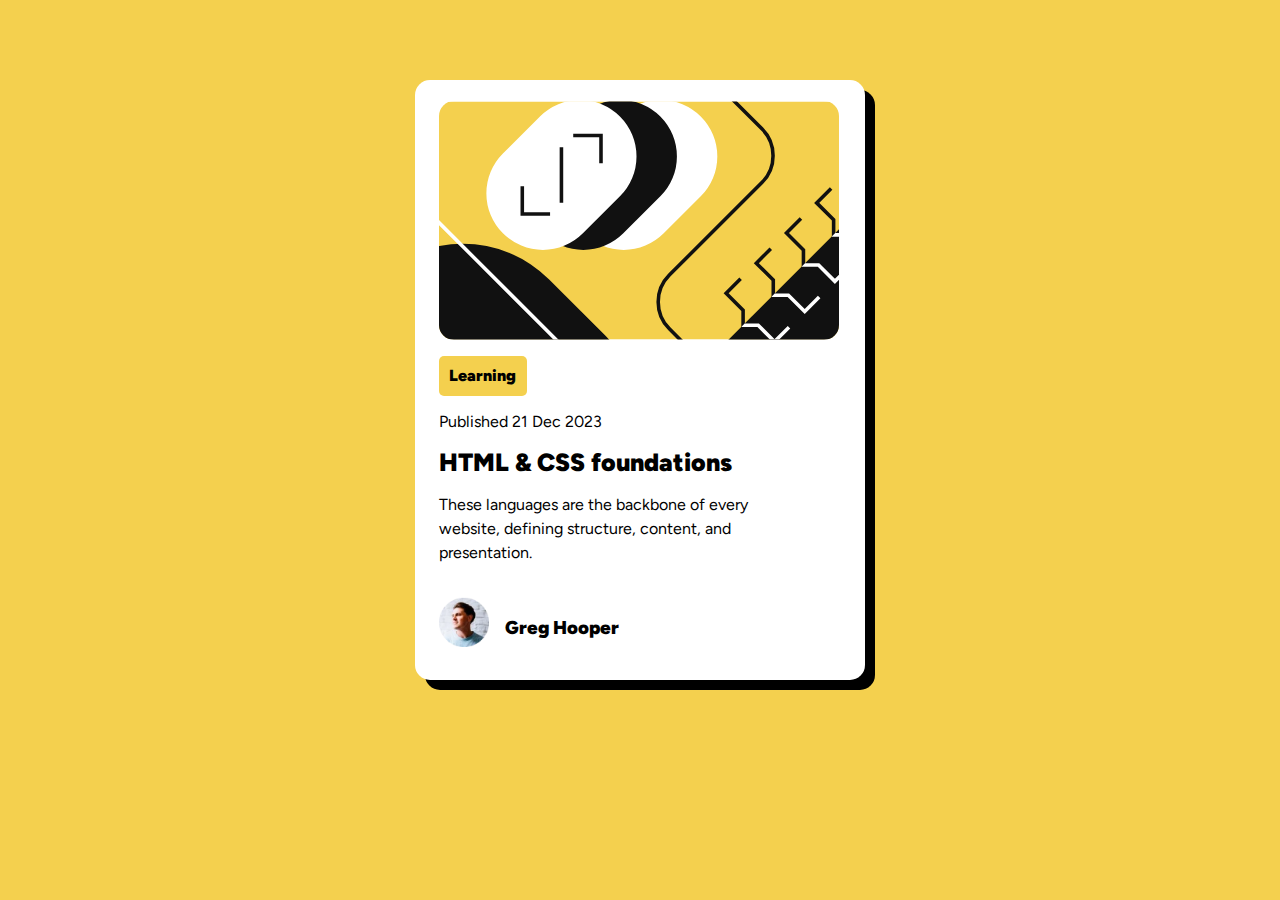
<file: 01_Beginner/Blog Preview Card Component/Index.html>
<!DOCTYPE html>
<html lang="en">
<head>
  <meta charset="UTF-8">
  <meta name="viewport" content="width=device-width, initial-scale=1.0">
  <title>Blog Card Preview</title>
  <link rel="stylesheet" href="style.css">
  <style>
    @import url('https://fonts.googleapis.com/css2?family=Figtree:ital,wght@0,300..900;1,300..900&display=swap');
  </style>
</head>
<body>
  <div id="container">
    <div class="grid-container">
      <div class="image">
        <img src="illustration-article.svg" alt="">
      </div>
      <div>
        <p class="category">Learning</p>
        <p>Published 21 Dec 2023</p>
      </div>
      <div>
        <header><a href="#">HTML & CSS foundations</a></header> 
        <p class="text">These languages are the backbone of every <br>
          website, defining structure, content, and <br>
          presentation.
        </p>
      </div>
      <div class="footer">
        <img class="foot" src="image-avatar.webp" alt="">
        <h3>Greg Hooper</h3>
      </div>
    </div>
  </div>
</body>
</html>
</file>
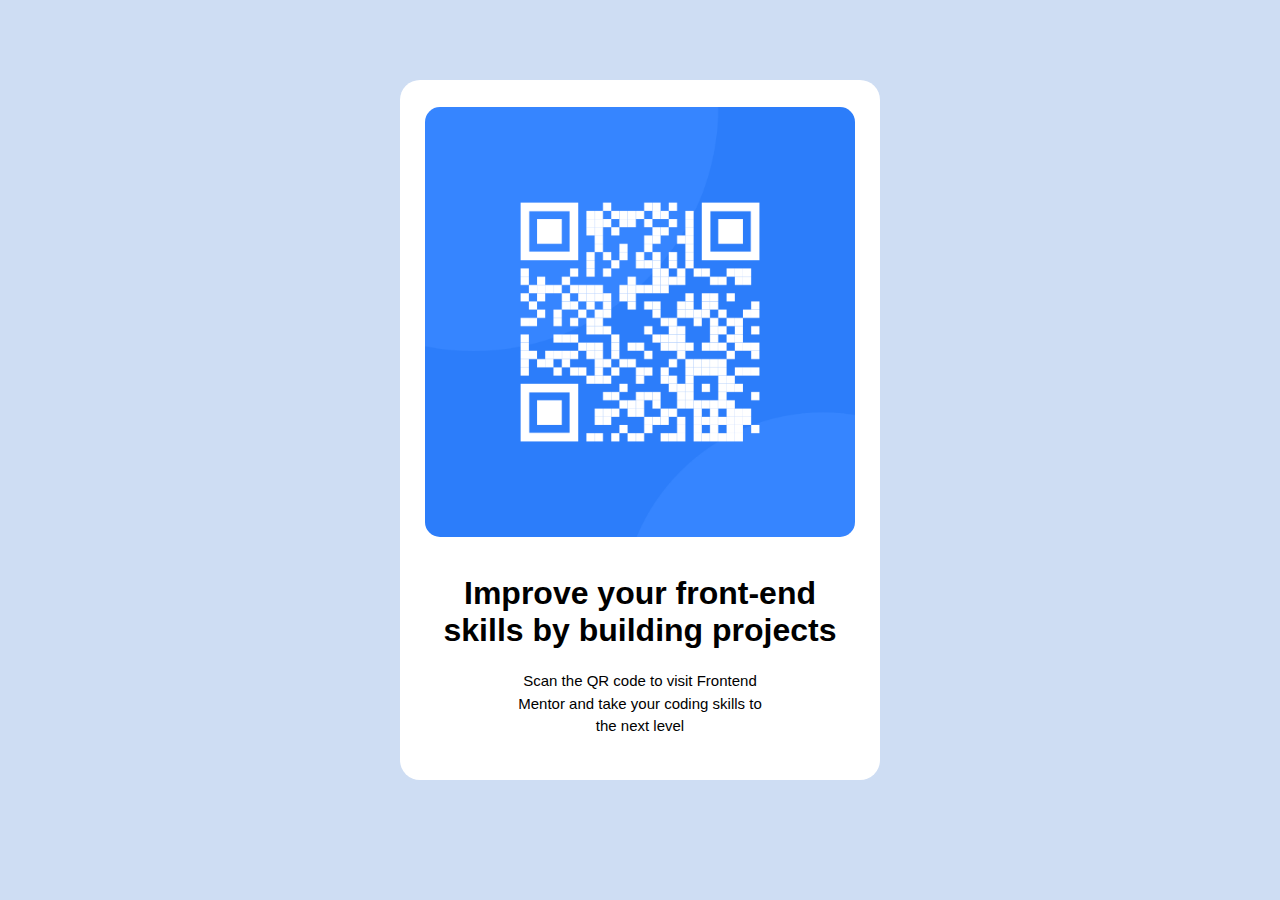
<file: 01_Beginner/Qr Code Card Component/index.html>
<!DOCTYPE html>
<html lang="en">
<head>
  <meta charset="UTF-8">
  <meta name="viewport" content="width=device-width, initial-scale=1.0">
  <title>Qr-Code Card</title>
  <link rel="stylesheet" href="style.css">
</head>
<body>
  <div class="container">
    <div id="grid-container">
    <img src="image-qr-code.png" alt="">
    <div class="text">
      <h1>Improve your front-end <br>
        skills by building projects
      </h1>
      <p>Scan the QR code to visit Frontend <br> Mentor and take your coding skills to <br> the next level</p>
    </div>
  </div>
  </div>
</body>
</html>
</file>
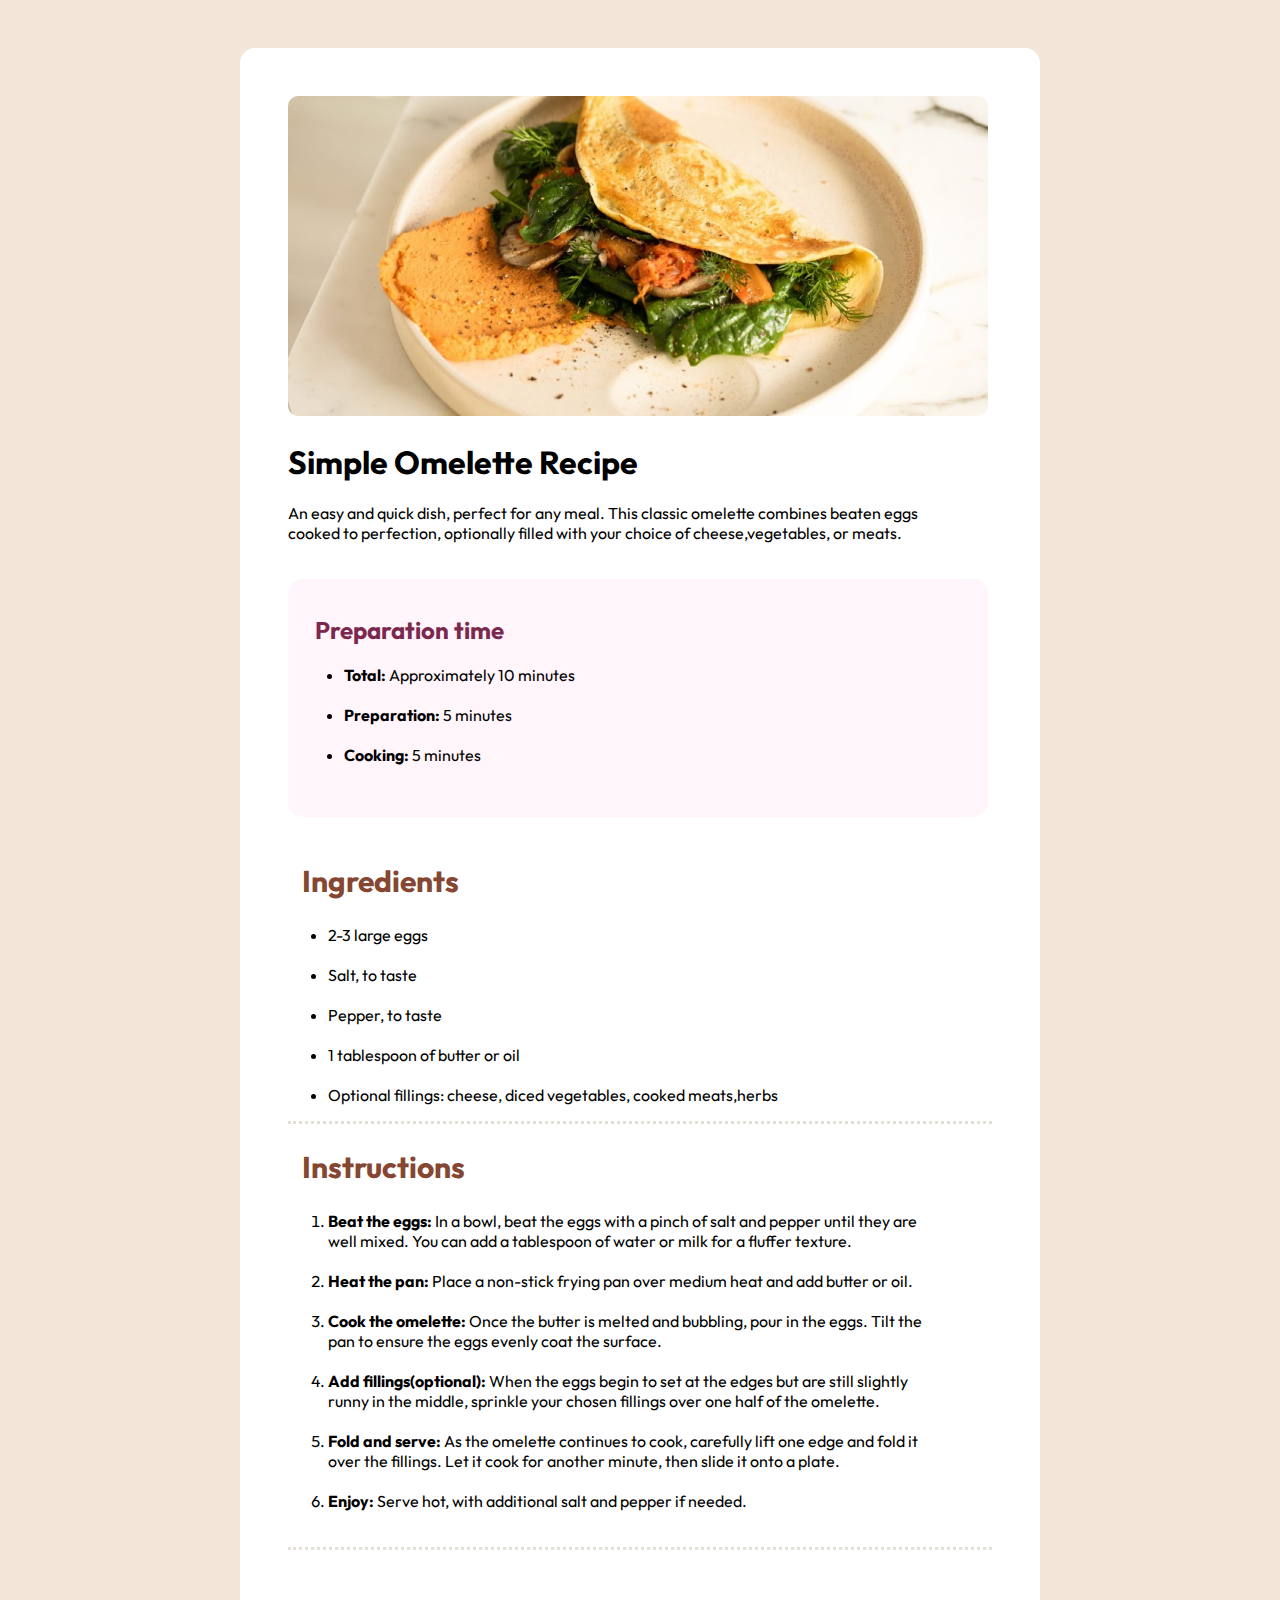
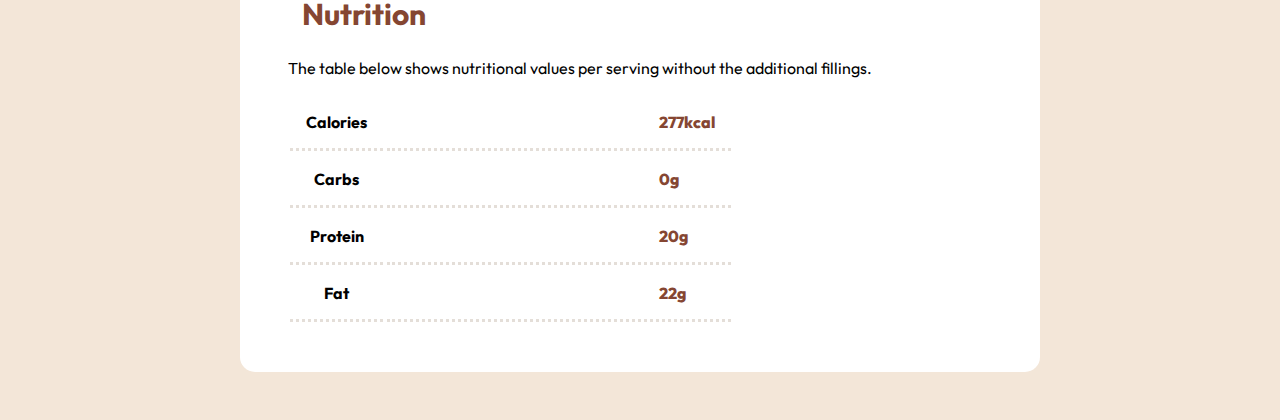
<file: 01_Beginner/Recipe Webpage/Index.html>
<!DOCTYPE html>
<html lang="en">
<head>
  <meta charset="UTF-8">
  <meta name="viewport" content="width=device-width, initial-scale=1.0">
  <title>Recipe Webpage</title>
  <link rel="stylesheet" href="style.css">
  <style>
    @import url('https://fonts.googleapis.com/css2?family=Outfit:wght@100..900&family=Young+Serif&display=swap');
  </style>
</head>
<body>
  <div id="container">
    <div class="grid-container">
      <div class="image">
        <img src="image-omelette.jpeg" alt="">
      </div>
      <header><h1>Simple Omelette Recipe</h1></header>
      <p>An easy and quick dish, perfect for any meal. This classic omelette combines beaten eggs <br>
      cooked to perfection, optionally filled with your choice of cheese,vegetables, or meats.</p>
      <br>
      <div class="prepare-container">
        <h2 class="time">Preparation time</h2>
        <ul>
          <li><strong>Total:</strong> Approximately 10 minutes</li><br>
          <li><strong>Preparation:</strong> 5 minutes</li><br>
          <li><strong>Cooking:</strong> 5 minutes</li><br>
        </ul>
      </div>
      <br>
      <div class="utility">
        <h2 class="dients">Ingredients</h2>
        <ul>
          <li>2-3 large eggs</li><br>
          <li>Salt, to taste</li><br>
          <li>Pepper, to taste</li><br>
          <li>1 tablespoon of butter or oil</li><br>
          <li>Optional fillings: cheese, diced vegetables, cooked meats,herbs</li>
        </ul>
      </div>
      <div class="utility">
        <h2 class="dients">Instructions</h2>
        <ol>
          <li><strong>Beat the eggs:</strong> In a bowl, beat the eggs with a pinch of salt and pepper until they are<br>well mixed. You can add a tablespoon of water or milk for a fluffer texture.</li><br>
          <li><strong>Heat the pan:</strong> Place a non-stick frying pan over medium heat and add butter or oil.</li><br>
          <li><strong>Cook the omelette:</strong> Once the butter is melted and bubbling, pour in the eggs. Tilt the<br>pan to ensure the eggs evenly coat the surface.</li><br>
          <li><strong>Add fillings(optional):</strong> When the eggs begin to set at the edges but are still slightly<br>runny in the middle, sprinkle your chosen fillings over one half of the omelette.</li><br>
          <li><strong>Fold and serve:</strong> As the omelette continues to cook, carefully lift one edge and fold it<br>over the fillings. Let it cook for another minute, then slide it onto a plate.</li><br>
          <li><strong>Enjoy:</strong> Serve hot, with additional salt and pepper if needed.</li>
        </ol>
        <br>
      </div>
      <br>
      <div class="nutrition">
        <h2 class="dients">Nutrition</h2>
        <p>The table below shows nutritional values per serving without the additional fillings.</p>
        <table>
         <thead>
            <tr>
              <th>Calories</th>
            </tr>
            <tr>
              <th>Carbs</th>
            </tr>
            <tr>
              <th>Protein</th>
            </tr>
            <tr>
              <th>Fat</th>
            </tr>
         </thead>
         <tbody>
            <tr>
              <td class="gram">277kcal</td>
            </tr>
            <tr>
              <td class="gram">0g</td>
            </tr>
            <tr>
              <td class="gram">20g</td>
            </tr>
            <tr>
              <td class="gram">22g</td>
            </tr>
         </tbody>
        </table>
      </div>
    </div>
  </div>
</body>
</html>
</file>
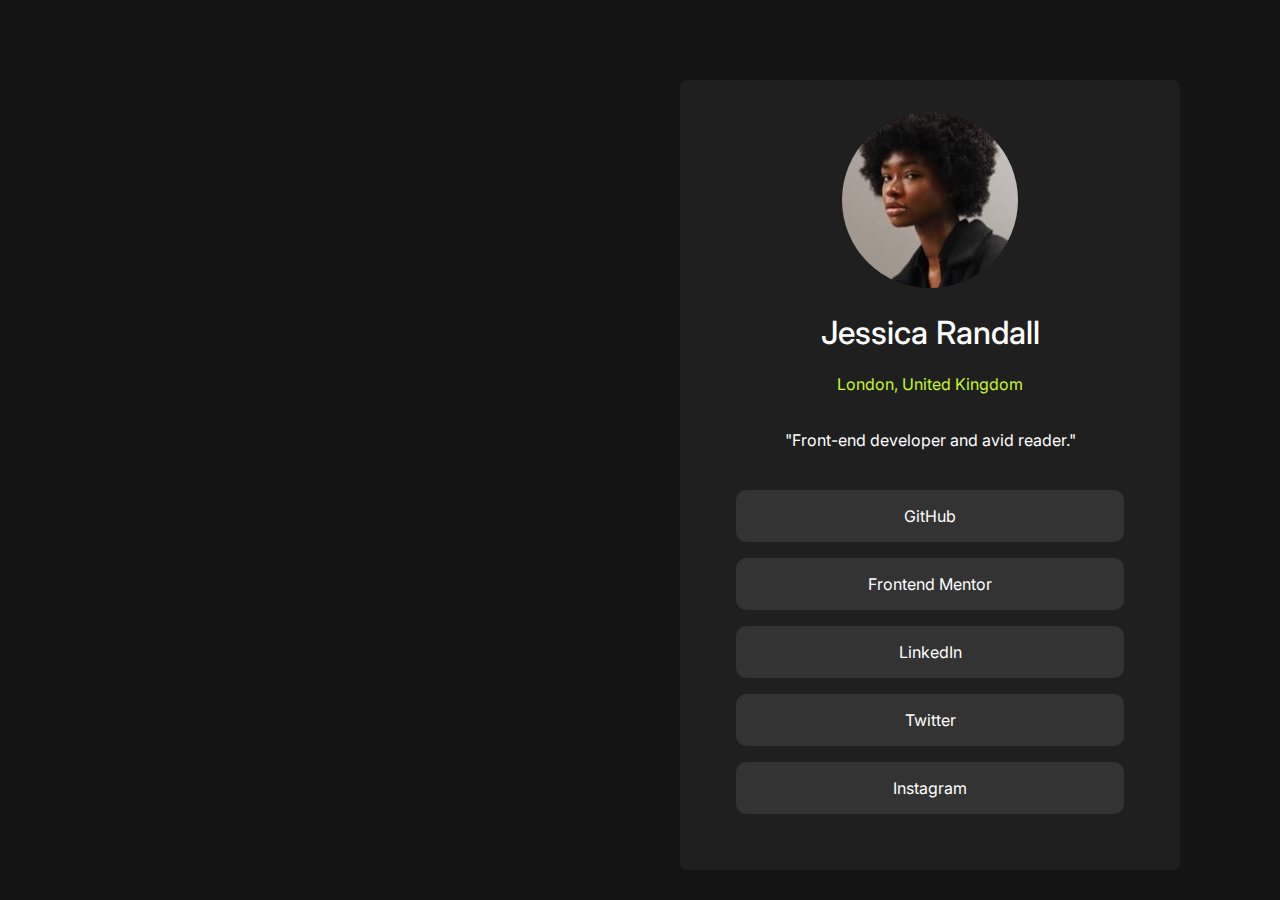
<file: 01_Beginner/Social Links Profile/Index.html>
<!DOCTYPE html>
<html lang="en">
<head>
  <meta charset="UTF-8">
  <meta name="viewport" content="width=device-width, initial-scale=1.0">
  <title>Social Links Profile</title>
  <link rel="stylesheet" href="style.css">
  <style>
    @import url('https://fonts.googleapis.com/css2?family=Inter:ital,opsz,wght@0,14..32,100..900;1,14..32,100..900&family=Montserrat:ital,wght@0,100..900;1,100..900&display=swap');
  </style>
</head>
<body>
  <div class="container">
    <div class="img">
      <img src="avatar-jessica.jpeg" alt="">
    
      <h1>Jessica Randall</h1>
      <p><span>London, United Kingdom</span></p>
      <br>
      "Front-end developer and avid reader."
    </div>
    <div class="links">
      <a href="https://github.com" target="_blank">GitHub</a>
      <a href="https://Front-endmentor.com" target="_blank">Frontend Mentor</a>
      <a href="https://linkedin.com" target="_blank">LinkedIn</a>
      <a href="https://x.com" target="_blank">Twitter</a>
      <a href="https://instagram.com" target="_blank">Instagram</a>
    </div>
  </div>
</body>
</html>
</file>
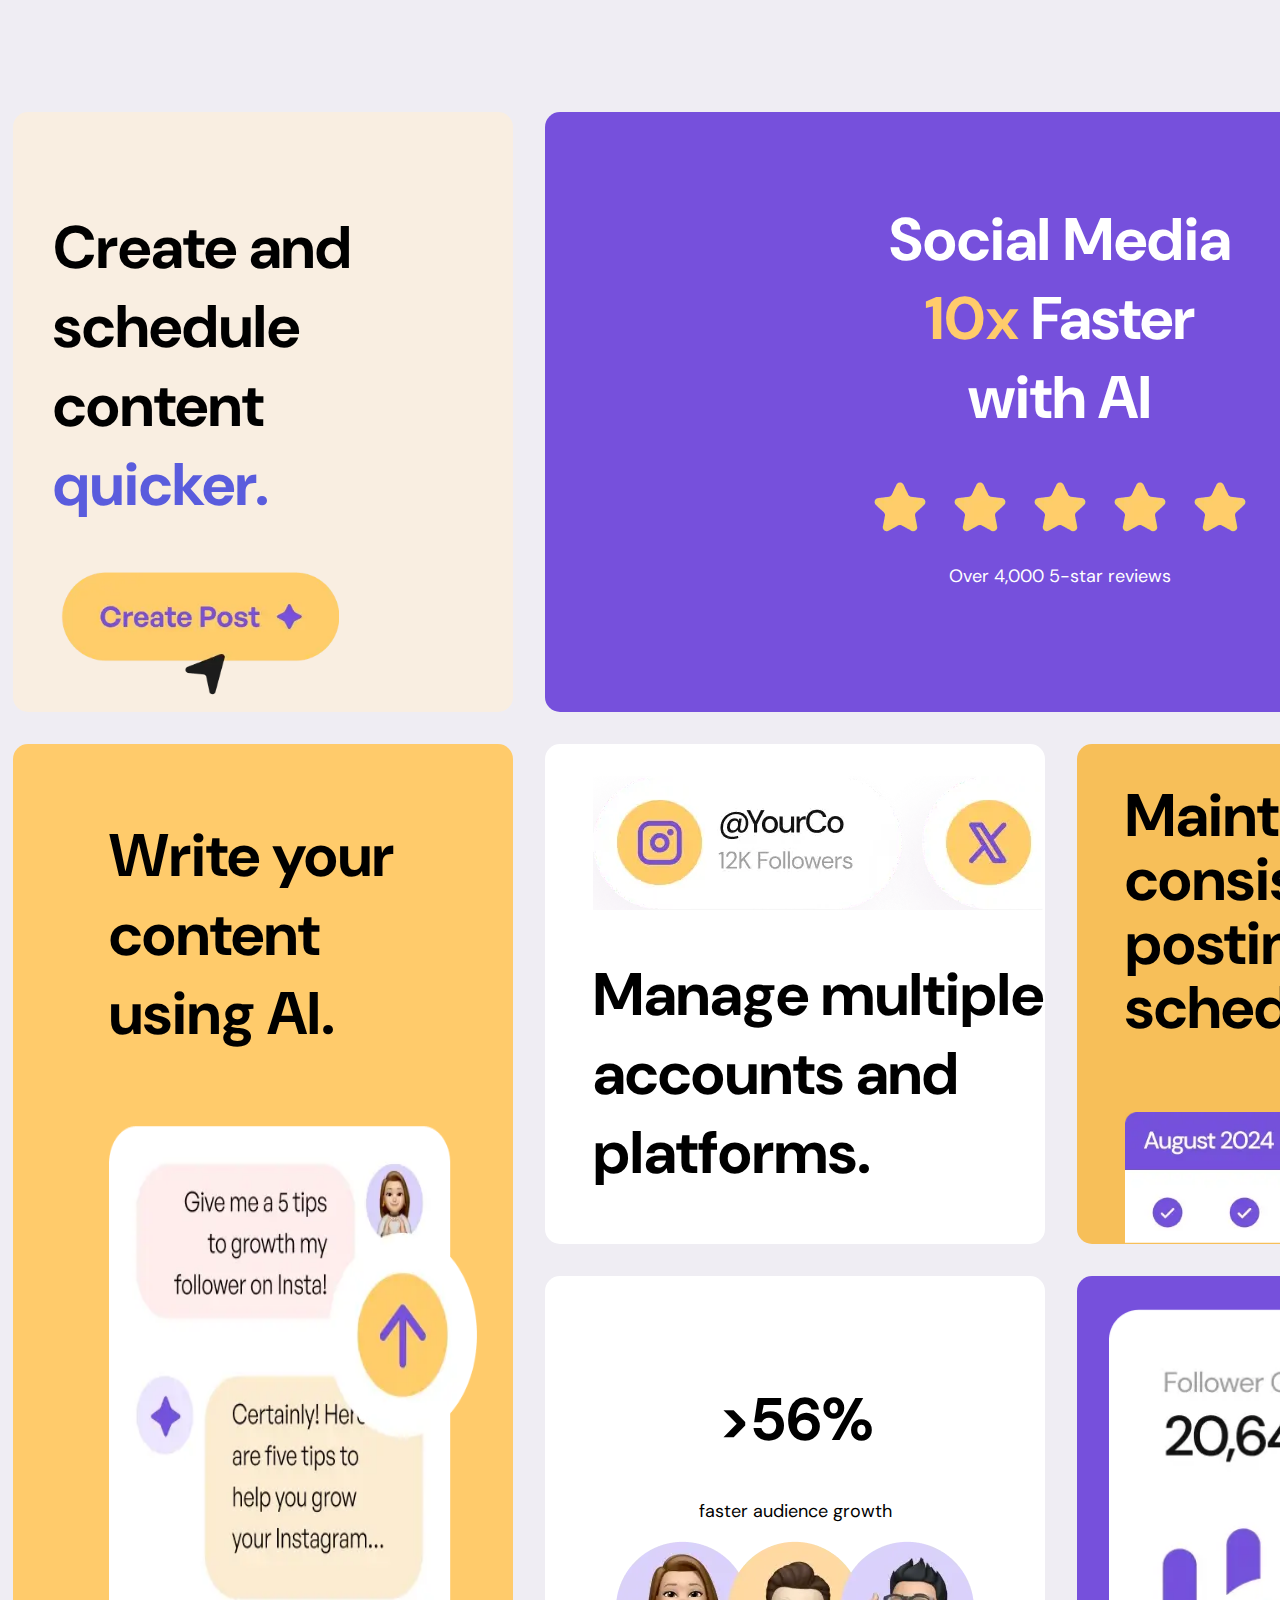
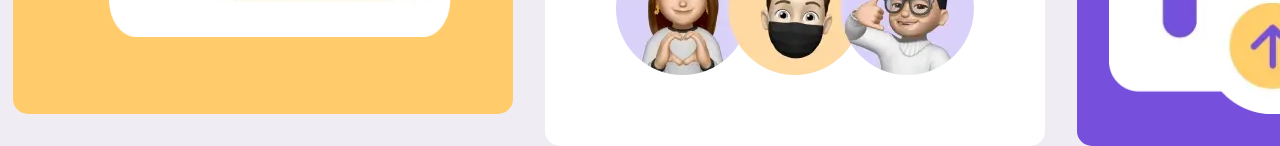
<file: 02_Junior/Bento Grid/Index.html>
<!DOCTYPE html>
<html lang="en">
<head>
  <meta charset="UTF-8">
  <meta name="viewport" content="width=device-width, initial-scale=1.0">
  <title>Bento Grid</title>
  <link rel="stylesheet" href="style.css">
  <style>
    @import url('https://fonts.googleapis.com/css2?family=DM+Sans:ital,opsz,wght@0,9..40,100..1000;1,9..40,100..1000&display=swap');
  </style>
</head>
<body>
  <div id="container">
    <div class="grid-container">
      <div class="first py-1">
        <h1 class="big">Create and schedule content <span>quicker.</span></h1>
        <img class="im" src="illustration-create-post.webp" alt="">
      </div>

      <div class="second py-1">
        <h1 class="big">
          Social Media<br><span class="orange">10x</span> Faster<br>with AI
        </h1>
        <img src="illustration-five-stars.webp" alt="" class="star">
        <p>Over 4,000 5-star reviews</p>
      </div>

      <div class="third py-1">
        <h1 class="big">
          Schedule to social media
        </h1>
        <img src="illustration-schedule-posts.webp" alt="" class="img-crop">
        <h2 class="small by">Optimize post timimgs to publish<br>content at
        the perfect time for<br>
        your audience.</h2>
      </div>

      <div class="fourth py-1">
        <h1 class="big">Write your content<br>using AI.</h1>
        <img src="illustration-ai-content.webp" alt="" class="in">
      </div>

      <div class="fifth py-1">
        <img src="illustration-multiple-platforms.webp" alt="" class="img-cut">
        <h1 class="big">Manage multiple accounts and platforms.</h1>
      </div>

      <div class="sixth py-1">
        <h1 class="big">Maintain a consistent<br>posting schedule.</h1>
        <img class="it" src="illustration-consistent-schedule.webp" alt="">
      </div>

      <div class="seventh py-1">
        <h1 class="big">>56%</h1>
        <p>faster audience growth</p>
        <img src="illustration-audience-growth.webp" alt="" class="avatar">
      </div>

      <div class="eighth py-1">
        <img src="illustration-grow-followers.webp" alt="" class="ip">
        <div class="text"><h1 class="big">Grow followers<br>with non-stop<br>content.</h1></div>
      </div>
    </div>
  </div>
</body>
</html>
</file>
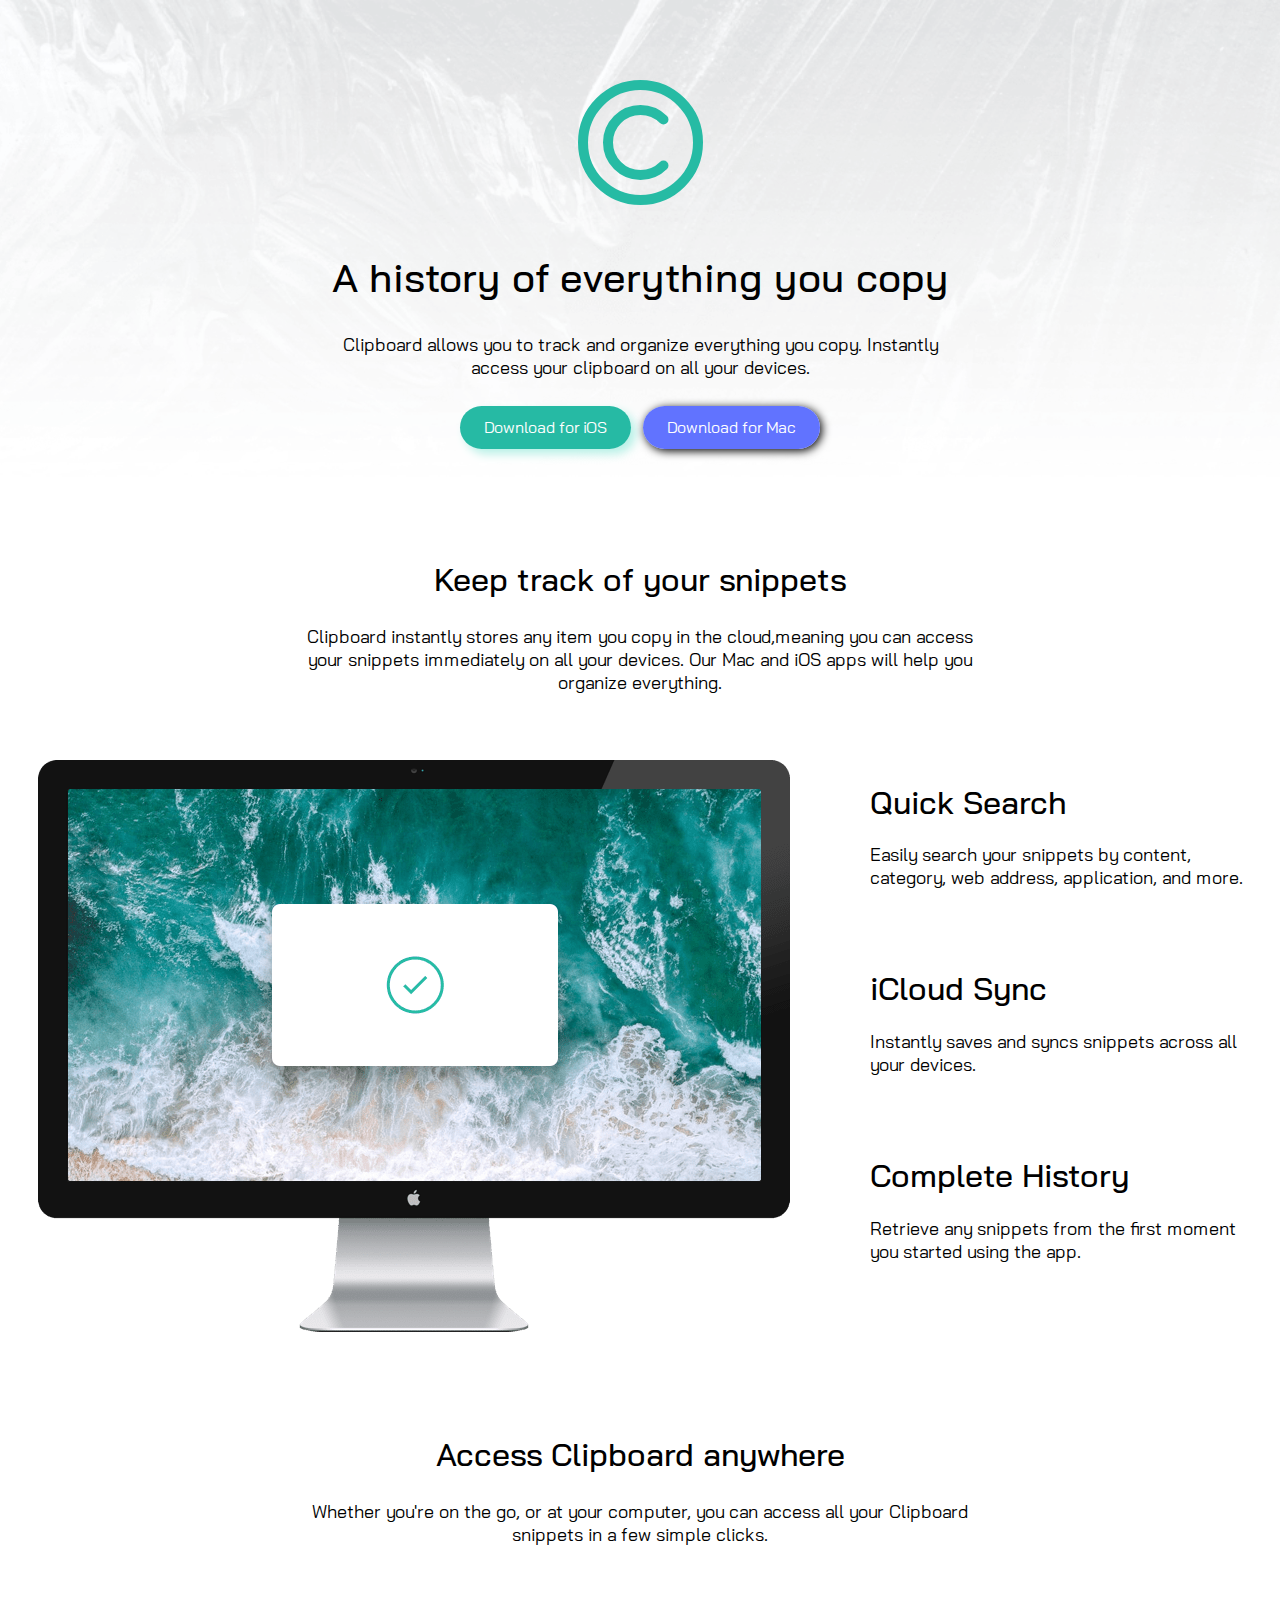
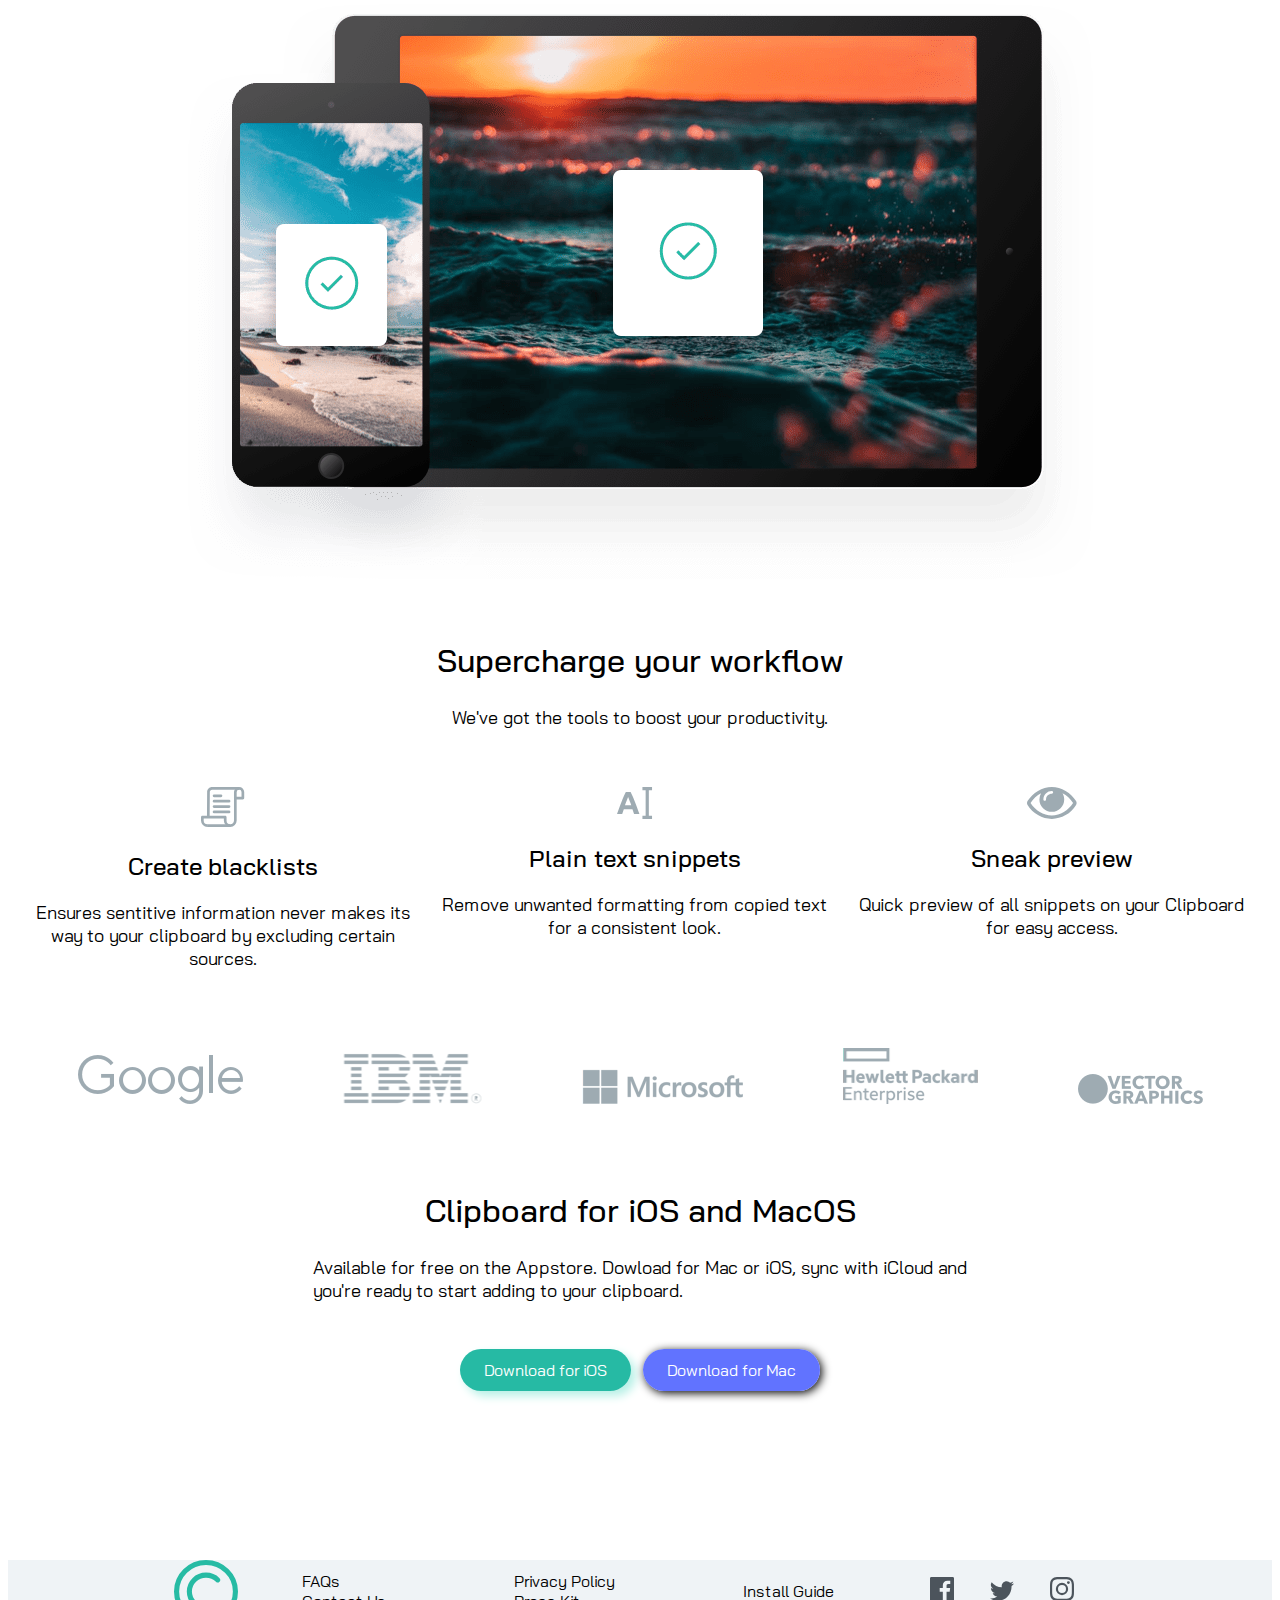
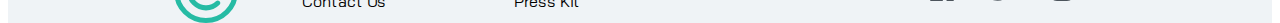
<file: 02_Junior/Clipboard Landing Page/index.html>
<!DOCTYPE html>
<html lang="en">
<head>
  <meta charset="UTF-8">
  <meta name="viewport" content="width=device-width, initial-scale=1.0">
  <style>
    @import url('https://fonts.googleapis.com/css2?family=Bai+Jamjuree:ital,wght@0,200;0,300;0,400;0,500;0,600;0,700;1,200;1,300;1,400;1,500;1,600;1,700&display=swap');
  </style>
  <link rel="stylesheet" href="style.css">
  <title>Clipboard Landing Page</title>
</head>
<body>
  <div id="container">
    <img src="logo.svg" alt="" class="logs">
    <br>
    <h1 class="light first">A history of everything you copy</h1>
    <p class="p">Clipboard allows you to track and organize everything you copy. Instantly <br>access your clipboard on all your devices.</p>
    <br>
    <div class="link">
      <a href="#" class="IOS">Download for iOS</a>
      <a href="#" class="MAC">Download for Mac</a>
    </div>
    <br>
    <br>
    <br>
    <br>
    <br>
    <h1 class="light align">Keep track of your snippets</h1>
    <p class="p small">Clipboard instantly stores any item you copy in the cloud,meaning you can access <br>your snippets immediately on all your devices. Our Mac and iOS apps will help you <br>organize everything.</p>
    <div class="third">
      <img src="image-computer.png" alt=""  class="verify">
      <div class="pc-text">
        <h1 class="light">Quick Search</h1>
        <p>Easily search your snippets by content, <br>category, web address, application, and more.</p>
        <br>
        <br>
        <h1 class="light">iCloud Sync</h1>
        <p>Instantly saves and syncs snippets across all <br>your devices.</p>
        <br>
        <br>
        <h1 class="light">Complete History</h1>
        <p>Retrieve any snippets from the first moment <br>you started using the app.</p>
      </div>
    </div>
    <br>
    <br>
    <br>
    <br>
    <h1 class="light align">Access Clipboard anywhere</h1>
    <p class="p words">Whether you're on the go, or at your computer, you can access all your Clipboard <br>snippets in a few simple clicks.</p>
    <br>
    <br>
    <img src="image-devices.png" alt="" class="devices">
    <br>
    <br>
    <h1 class="light align">Supercharge your workflow</h1>
    <p class="align">We've got the tools to boost your productivity.</p>
    <br>
    <br>
    <div class="grid align">
      <div class="arrange">
        <img src="icon-blacklist.svg" alt="">
        <h2 class="light">Create blacklists</h2>
        <p class="words">Ensures sentitive information never makes its <br>way to your clipboard by excluding certain <br>sources.</p>
      </div>
      <div class="arrange">
        <img src="icon-text.svg" alt="">
        <h2 class="light">Plain text snippets</h2>
        <p class="letters">Remove unwanted formatting from copied text <br>for a consistent look.</p>
      </div>
      <div class="arrange">
        <img src="icon-preview.svg" alt="">
        <h2 class="light">Sneak preview</h2>
        <p class="letters">Quick preview of all snippets on your Clipboard <br>for easy access.</p>
      </div>
    </div>
    <br>
    <br>
    <br>
    <div class="logos">
      <img src="logo-google.png" alt="" class="py-1">
      <img src="logo-ibm.png" alt="" class="py-1">
      <img src="logo-microsoft.png" alt="" class="py-1">
      <img src="logo-hp.png" alt="" class="py-1">
      <img src="logo-vector-graphics.png" alt="" class="py-1">
    </div>
    <br>
    <br>
    <br>
    <h1 class="light align">Clipboard for iOS and MacOS</h1>
    <p class="align big">Available for free on the Appstore. Dowload for Mac or iOS, sync with iCloud and <br>you're ready to start adding to your clipboard.</p>
    <br>
    <br>
    <div class="link">
      <a href="#" class="IOS">Download for iOS</a>
      <a href="#" class="MAC">Download for Mac</a>
    </div>
    <br>
    <br>
    <br>
    <br>
    <br>
    <br>
    <br>
    <br>
    <br>
    <footer>
      <img src="logo.svg" alt="" class="foot-logo">
      <div class="links">
        <a href="#" class="i">FAQs</a>
        <a href="#" class="i">Contact Us</a>
      </div>
      <div class="links">
        <a href="#" class="i">Privacy Policy</a>
        <a href="#" class="i">Press Kit</a>
      </div>
      <div class="links">
        <a href="#" class="i">Install Guide</a>
      </div>
      <div class="social">
        <a href="#" class="i"><img src="icon-facebook.svg" alt=""></a>
        <a href="#" class="i"><img src="icon-twitter.svg" alt=""></a>
        <a href="#" class="i"><img src="icon-instagram.svg" alt=""></a>
      </div>
    </footer>
  </div>
</body>
</html>
</file>
<file: 01_Beginner/Blog Preview Card Component/style.css>
* {
  box-sizing: border-box;
}

body {
  background-color: hsl(47, 88%, 63%);
  font-family: 'Figtree';
}

.grid-container {
  background-color: white;
  width: 450px;
  height: 600px;
  display: flex;
  flex-direction: column;
  border-radius: 15px;
  padding: 1.3rem 1.5rem;
  margin: auto;
  box-shadow: 10px 10px black;
}

#container {
  margin: 5rem 0;
}

img {
  display: block;
  width: 400px;
  border-radius: 15px;
}

.foot {
  width: 50px;
  height: 50px;
  display: block;
  margin-left: 0;
}

.category {
  display: block;
  background-color: hsl(47, 88%, 63%);
  width:fit-content;
  padding: .65rem;
  border-radius: 5px;
  font-weight: 900;
}

header {
  font-size: 25px;
  font-weight: 900;
}

a {
  text-decoration: none;
  color: black;
}

a:hover {
  color: hsl(47, 88%, 63%);
  transition: color 1s ease-in-out;
}

.text {
  line-height: 1.5;
  font-size: 500;
}

.footer {
  display: flex;
  padding-top: 1rem;
}

h3 {
  padding-left: 1rem;
  font-weight: 900;
}

@media (max-width: 600px) {
  .grid-container {
    background-color: white;
    width: 370px;
    height: 600px;
    display: flex;
    flex-direction: column;
    border-radius: 15px;
    padding: 1.3rem 1.5rem;
    margin: auto;
    box-shadow: 10px 10px black;
  }

  img {
  display: block;
  width: 300px;
  border-radius: 15px;
}
}
</file>
<file: 01_Beginner/Qr Code Card Component/style.css>
body {
  background: hsl(216, 61%, 88%);
  font-family: sans-serif, cursive;
}
@media (min-width: 800px) {
  img {
    display: block;
    width: 430px;
    border-radius: 15px;
  }

  #grid-container {
    width: 480px;
    height: 700px;
    background-color: white;
    display: flex;
    flex-direction: column;
    justify-content: center;
    align-items: center;
    margin: auto;
    border-radius: 20px;
  }

  .text h1 {
  font-weight: 700;
}
}

@media (max-width: 768px) {
   img {
    display: block;
    width: 300px;
    border-radius: 15px;
  }

  #grid-container {
    width: 350px;
    height: 700px;
    background-color: white;
    display: flex;
    flex-direction: column;
    justify-content: center;
    align-items: center;
    margin: auto;
    border-radius: 20px;
  }

  .text h1 {
  font-size: 30px;
  font-weight: 750;
}
}


.container {
  margin-top: 5rem;
  margin-bottom: 5rem;
}

.text {
  margin-top: 1rem;
  text-align:center;
}

.text p {
  line-height: 1.5;
  font-size: 15px;
  font-weight: 400;
}
</file>
<file: 01_Beginner/Recipe Webpage/style.css>
* {
  box-sizing: border-box;
}

body {
  background: hsl(30,54%,90%);
  font-family: 'Outfit', 'Young Serif';
}

body p {
  font-size: 16px;
}

.grid-container {
  width: 800px;
  background: white;
  padding: 3rem;
  margin: auto;
  border-radius: 15px;
}

#container {
  margin: 3rem 0;
}

img {
  width: 700px;
  border-radius: 10px;
}

.prepare-container {
  background: hsl(330,100%,98%);
  width: 700px;
  padding: 1rem;
  border-radius: 15px;
}

.time {
  color: hsl(332, 51%, 32%);
  padding-left: .7rem;
}

.dients {
  color: hsl(14, 45%, 36%);
  padding-left: .9rem;
  font-size: 30px;
}

.utility {
  border-bottom: 3px dotted hsl(30, 18%, 87%);
}

table {
  display: flex;
  justify-content: flex-start;
}

table td {
  padding-left: 17rem;
}

th,
td {
  padding: 1rem;
  border-bottom: 3px dotted hsl(30, 18%, 87%);
}

.gram {
  color: hsl(14, 45%, 36%);
  font-weight: 800;
}
</file>
<file: 01_Beginner/Social Links Profile/style.css>
* {
  box-sizing: border-box;
}

body {
  font-family: "Inter", sans-serif;
  font-optical-sizing: auto;
  font-style: normal;
  background:  hsl(0, 0%, 8%);
  color: hsl(0, 0%, 100%);
}

/* Laptops/Desktop */
@media (min-width: 1024px) and (max-width: 2500px) {
  .container {
  display: flex;
  flex-direction: column;
  justify-content: center;
  text-align: center;
  background-color:  hsl(0, 0%, 12%);
  max-width: 500px;
  margin-top: 5rem;
  margin-left: 42rem;
  padding: 2rem;
  border-radius: 7px;
}
}

/* Mobile Phones */
@media (min-width: 375px) and (max-width: 768px) {
  .container {
  display: flex;
  flex-direction: column;
  justify-content: center;
  text-align: center;
  background-color:  hsl(0, 0%, 12%);
  max-width: 400px;
  margin: 5rem 1rem;
  padding: 2rem;
  border-radius: 7px;
}
}

/* Tablets/Landscape Mode */
@media (min-width: 769px) and (max-width: 1023px) {
  .container {
    display: flex;
    flex-direction: column;
    justify-content: center;
    text-align: center;
    background-color: hsl(0, 0%, 12%);
    max-width: fit-content;
    margin: auto;
    padding: 3rem;
    border-radius: 7px;
  }
}

.links {
  margin-top: 1rem;
  display: flex;
  flex-direction: column;
  padding: 1rem;
}

a {
  text-decoration: none;
  margin: 0.5rem;
  background-color: hsl(0, 0%, 20%);
  padding: 1rem 4.5rem;
  color: hsl(0, 0%, 100%);
  border-radius: 10px;
}

a:hover {
  background: hsl(75, 94%, 57%);
  transition: background 2s ease-in-out;
}

span {
  color: hsl(75, 94%, 57%);
}

img {
  border-radius: 50%;
}

h1  {
  font-weight: 500;
}
</file>
<file: 02_Junior/Bento Grid/style.css>
* {
  box-sizing: border-box;
}

body {
  font-family: 'DM Sans';
  background-color: rgb(239, 237, 243);
  height: 100vh;
}

body p {
  font-size: 18px;
}

@media (max-width: 600px) {
  #container {
    width: 500px;
  }

  .grid-container {
    width: 400px;
    display: grid;
    grid-template-columns: 3fr;
    grid-gap: 1rem;
    margin: auto;
    margin-top: 2rem;
    margin-bottom: 2rem;
  }

  .first {
    background-color: hsl(31, 66%, 93%);
    width: 350px;
    height: 220px;
    text-align: justify;
    grid-row-start: 7;
    border-radius: 15px;
  }

  .second {
    background-color: hsl(256, 67%, 59%);
    color: white;
    width: 350px;
    height: 300px;
    grid-row-start: 1;
    padding-top: 2rem;
    text-align: center;
    border-radius: 15px;
  }

  .third {
    background-color: #dacffc;
    width: 350px;
    height: 500px;
    grid-row-start: 4;
    border-radius: 15px;
  }

  .fourth {
    background-color: hsl(39, 100%, 71%);
    width: 350px;
    border-radius: 15px;
    grid-row-start: 8;
    margin-bottom: 2rem;
  }

  .fifth {
    background-color: white;
    width: 350px;
    height: 225px;
    grid-row-start: 2;
    border-radius: 15px;
    padding: .5rem 0;
  }

  .sixth {
    background-color: rgb(247, 191, 89);
    width: 350px;
    height: 320px;
    grid-row-start: 3;
    border-radius: 15px;
  }

  .seventh {
    background-color: white;
    width: 350px;
    height: 200px;
    border-radius: 15px;
    grid-row-start: 6;
  }

  .eighth {
    background-color:hsl(256, 67%, 59%);
    display: flex;
    flex-direction: column;
    align-items: center;
    width: 350px;
    border-radius: 15px;
    grid-row-start: 5;
    padding: 1rem 0;
  }

  .text {
    color: white;
    padding-top: 1rem;
    font-weight: 100;
  }

  .small{font-size: 20px;}

  .by {text-align: center;}
  
  .py-1{padding-left: 1rem;}

  .big{font-size: 30px;}

  .img-cut{width: 90%;}

  .star {
    width: 150px;
  }

  .avatar {
    width: 50%;
  }

  .orange {
    color: rgb(255, 203, 107);
  }

  .img-crop {
    width: 90%;
  }

  .ip {
    width: 70%;
  }

  .it {
    width: 90%;
    clip-path: inset(0 0 12% 0);
  }

  .im {
    width:200px;
  }

  .in {
    width: 50%;
  }

  span {
    color: rgb(90, 92, 221);
  }
}

@media (min-width: 800px) {
  #container {
    width: 2100px;
  }

  .grid-container {
    width: 2090px;
    display: grid;
    grid-template-columns: repeat(4,500px);
    grid-gap: 2rem;
    margin: auto;
    margin-top: 7rem;
  }

  .first {
    background-color: hsl(31, 66%, 93%);
    width: 500px;
    height: 600px;
    border-radius: 15px;
    padding: 3.5rem 2.5rem;
  }

  .second {
    background-color: hsl(256, 67%, 59%);
    color: white;
    width: 1030px;
    height: 600px;
    grid-column-start: 2;
    grid-column-end: 4;
    text-align: center;
    border-radius: 15px;
    padding-top: 3rem;
  }

  .third {
    background-color: #dacffc;
    width: 500px;
    height: 600px;
    padding-left: 2.5rem;
    padding-right: 0;
    border-radius: 15px;
    padding-top: 2rem;
    padding-bottom: 2rem;
  }

  .fourth {
    background-color: hsl(39, 100%, 71%);
    width: 500px;
    height: 970px;
    grid-row-start: 2;
    grid-row-end: 4;
    border-radius: 15px;
    padding: 2rem 6rem;
  }

  .fifth {
    background-color: white;
    width: 500px;
    height: 500px;
    padding-left: 3rem;
    padding-top: 2rem;
    padding-bottom: .5rem;
    border-radius: 15px;
  }

  .sixth {
    background-color: rgb(247, 191, 89);
    width: 500px;
    height: 500px;
    border-radius: 15px;
    padding-left: 3rem; 
    padding-top: 0;
    line-height: 4rem;
  }

  .seventh {
    background-color: white;
    width: 500px;
    height: 470px;
    padding: 4rem 2rem;
    text-align: center;
    border-radius: 15px;
    grid-column-start: 2;
  }

  .eighth {
    background-color:hsl(256, 67%, 59%);
    display: flex;
    padding: 2rem 2rem;
    width: 1035px;
    border-radius: 15px;
  }

  .text {
    align-self: center;
    color: white;
    padding-left: 1rem;
  }

  .im {
    width:70%;
    padding: .5rem;
  }

  .big {
    font-size: 60px;
  }

  span {
    color: rgb(90, 92, 221);
  }

  .orange {
    color: rgb(255, 203, 107);
  }

  .in{
    width: 400px;
    height: 60%;
    padding-top: 2rem;
    padding-right: 2rem;
  }

  .it {
    width: 70%;
    clip-path: inset(0 0 40% 0);
    padding-top: 2rem;
  }

  .img-crop {
    clip-path: inset(0 37% 0 0);
    border-radius: 15px;
  }

  .img-cut {
    clip-path: inset(0 29% 0 0);
  }
}
</file>
<file: 02_Junior/Clipboard Landing Page/style.css>
* {
  box-sizing: border-box;
}

body {
  font-family: 'Bai Jamjuree';
  background-image: url(bg-header-desktop.png);
  background-repeat: no-repeat;
  background-position: center;
  background-size: cover;
  height: 400px;
}

p {
  font-size: 18px;
  margin-top: .3rem;
}

@media (min-width: 800px) {
  #container {
    margin: auto;
    margin-top: 5rem;
    display: flex;
    flex-direction: column;
    align-items: center;
  }

  .logs {
    align-self: center;
  }
  
  .light {
    font-weight:500;
  }
  
  .first {
    font-size: 40px;
  }
  
  .p {
    text-align: center;
  }
  
  .IOS {
    text-decoration: none;
    background-color: hsl(171, 66%, 44%);
    color: #fff;
    padding: .7rem 1.5rem;
    border-radius: 50px;
    box-shadow: 5px 5px 10px hsl(170, 65%, 83%);
  }
  
  .MAC {
    text-decoration: none;
    color:#fff;
    background-color: hsl(233, 100%, 69%);
    padding: .7rem 1.5rem;
    border-radius: 50px;
    box-shadow: 2px 2px 10px black;
    margin-left: .5rem;
  } 
  
  .third {
    display: flex;
    margin-top: 3rem;
  }
  
  .pc-text {
    margin-left: 5rem;
  }
  
  .arrange {
    padding: 0 1rem;
  }
  
  .grid {
    display: flex;
    text-align: center;
  }
  
  .py-1 {padding: 0 3rem;}
  
  footer {
    background-color: hsl(206, 26%, 95%);
    width: 100%;
    display: flex;
    justify-content: center;
    align-items: center;
  }
  
  .foot-logo {
    width: 5%;
    height: 1%;
  }
  
  .links {
    display: flex;
    flex-direction: column;
    padding: 0 3rem;
  }
  
  a {
    text-decoration: none;
    color: black;
  }
  
  .social {
    padding: 0 1rem;
  }
  
  .i{
    padding: 0 1rem;
  }
  
  .links a:hover {
    color: hsl(171, 79%, 44%);
  }
}


@media (max-width: 700px) {
  #container {
    display: flex;
    flex-direction: column;
    align-items: center;
    justify-content: center;
    width: 375px;
    margin: auto;
  }

  .light {
    font-weight:500;
  }
  
  .first {
    font-size: 37px;
    text-align: center;
  }

  .p {
    text-align: center;
    font-size: 19.5px;
  }

  .align {
    text-align: center;
  }

  .link {
    display: flex;
    flex-direction: column;
  }

  .IOS {
    text-decoration: none;
    background-color: hsl(171, 66%, 44%);
    color: #fff;
    padding: .5rem 3rem;
    border-radius: 50px;
    box-shadow: 5px 5px 10px hsl(170, 65%, 83%);
  }
  
  .MAC {
    text-decoration: none;
    color:#fff;
    background-color: hsl(233, 100%, 69%);
    padding: .5rem 3rem;
    border-radius: 50px;
    box-shadow: 2px 2px 10px black;
    margin-top: 1rem;
  }

  .small {
    font-size: 18.3px;
    text-align: center;
    margin-bottom: 2rem;
  }

  .verify {
    width: 90%;
    padding-left: 1rem;
  }

  .pc-text {
    text-align: center;
  }

  .words {
    font-size: 18px;
  } 

  .devices {
    width: 100%;
  }

  .letters {
    font-size: 17.4px;
  }

  .arrange {
    margin: 3rem 0;
  }

  .logos {
    display: flex;
    flex-direction: column;
  }

  .py-1 { padding: 3rem 0;}

  .big {
    font-size: 25px;
  }

  footer {
    background-color: hsl(206, 26%, 95%);
    width: 100%;
    display: flex;
    flex-direction: column;
    align-items: center;
  }

  .foot-logo {
    width: 10%;
    padding-top: 2rem;
  }

  .links, 
  .social {
    display: flex;
    flex-direction: column;
    align-items: center;
  }

  a {
    text-decoration: none;
    color: black;
  }

  .links a:hover {
    color: hsl(171, 79%, 44%);
  }

  .i {
    padding: 1rem 0;
  }
}
</file>
